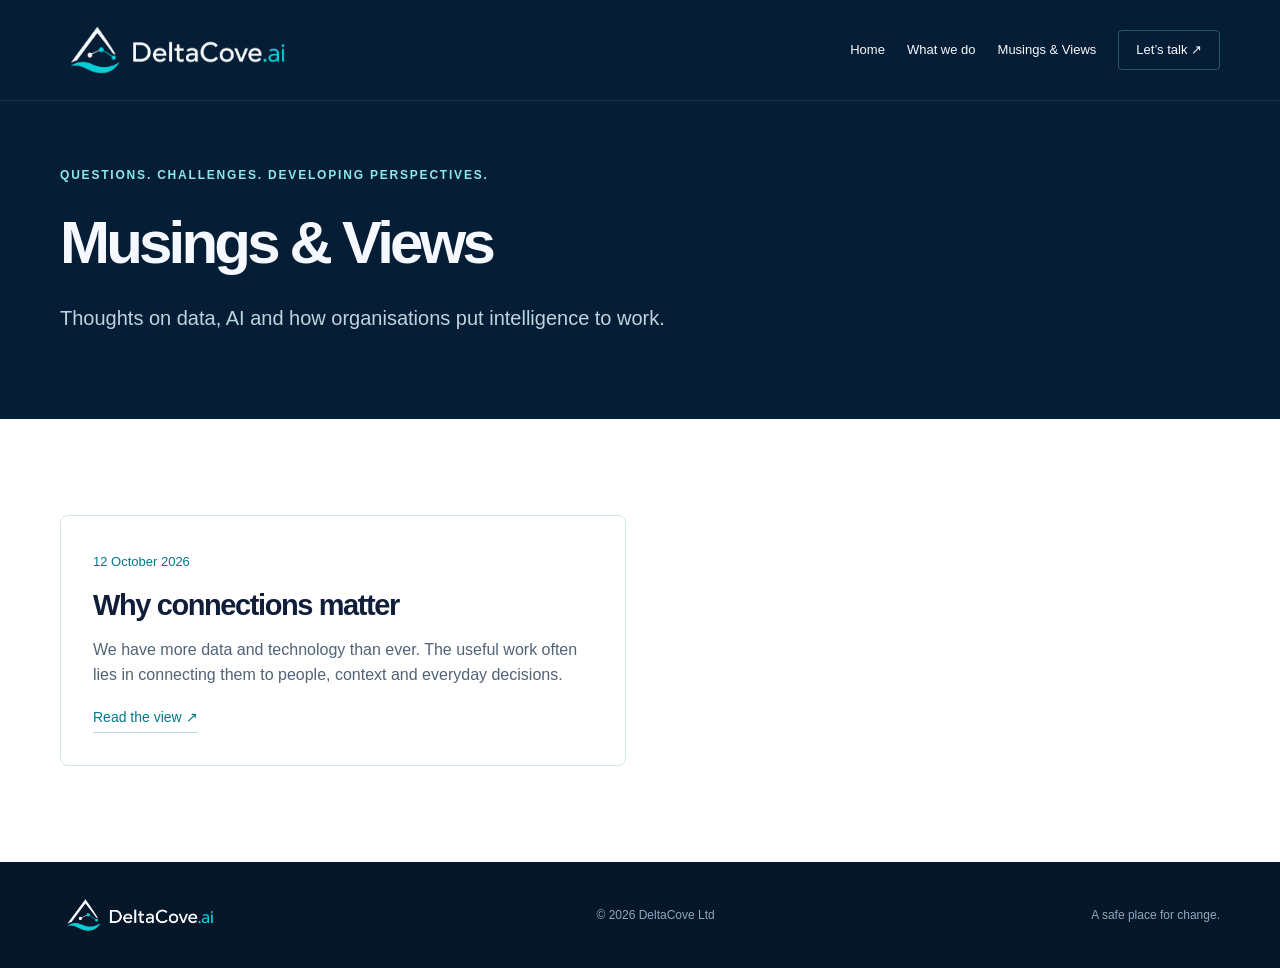
<file: musings/index.html>
<!doctype html><html lang="en-GB"><head><meta charset="utf-8"><meta name="viewport" content="width=device-width,initial-scale=1"><title>Musings &amp; Views — DeltaCove</title><meta name="description" content="Thoughts on data, AI and how organisations put intelligence to work."><meta name="theme-color" content="#051e35"><link rel="stylesheet" href="../styles.css"><link rel="icon" href="../assets/favicon.svg"></head><body><a class="skip" href="#main">Skip to content</a><header class="header"><div class="wrap navigation"><a href="../index.html" aria-label="DeltaCove home"><img class="logo" src="../assets/deltacove-logo.png" alt="DeltaCove.ai" width="1222" height="352"></a><nav aria-label="Main navigation"><a href="../index.html#approach">Home</a><a href="../what-we-do.html">What we do</a><a href="../musings/index.html">Musings &amp; Views</a><a class="nav-contact" href="../index.html#contact">Let’s talk <span aria-hidden="true">↗</span></a></nav></div></header><main id="main"><section class="musings-header"><div class="wrap"><div class="eyebrow">Questions. Challenges. Developing perspectives.</div><h1>Musings &amp; Views</h1><p>Thoughts on data, AI and how organisations put intelligence to work.</p></div></section><section class="section wrap"><div class="article-list"><article class="post-card"><time datetime="2026-10-12">12 October 2026</time><h2><a href="why-connections-matter/index.html">Why connections matter</a></h2><p>We have more data and technology than ever. The useful work often lies in connecting them to people, context and everyday decisions.</p><a class="text-link dark-link" href="why-connections-matter/index.html">Read the view ↗</a></article></div></section></main><footer class="footer"><div class="wrap footer-inner"><a href="../index.html"><img src="../assets/deltacove-logo.png" alt="DeltaCove.ai" width="1222" height="352"></a><span>© 2026 DeltaCove Ltd</span><span>A safe place for change.</span></div></footer></body></html>
</file>
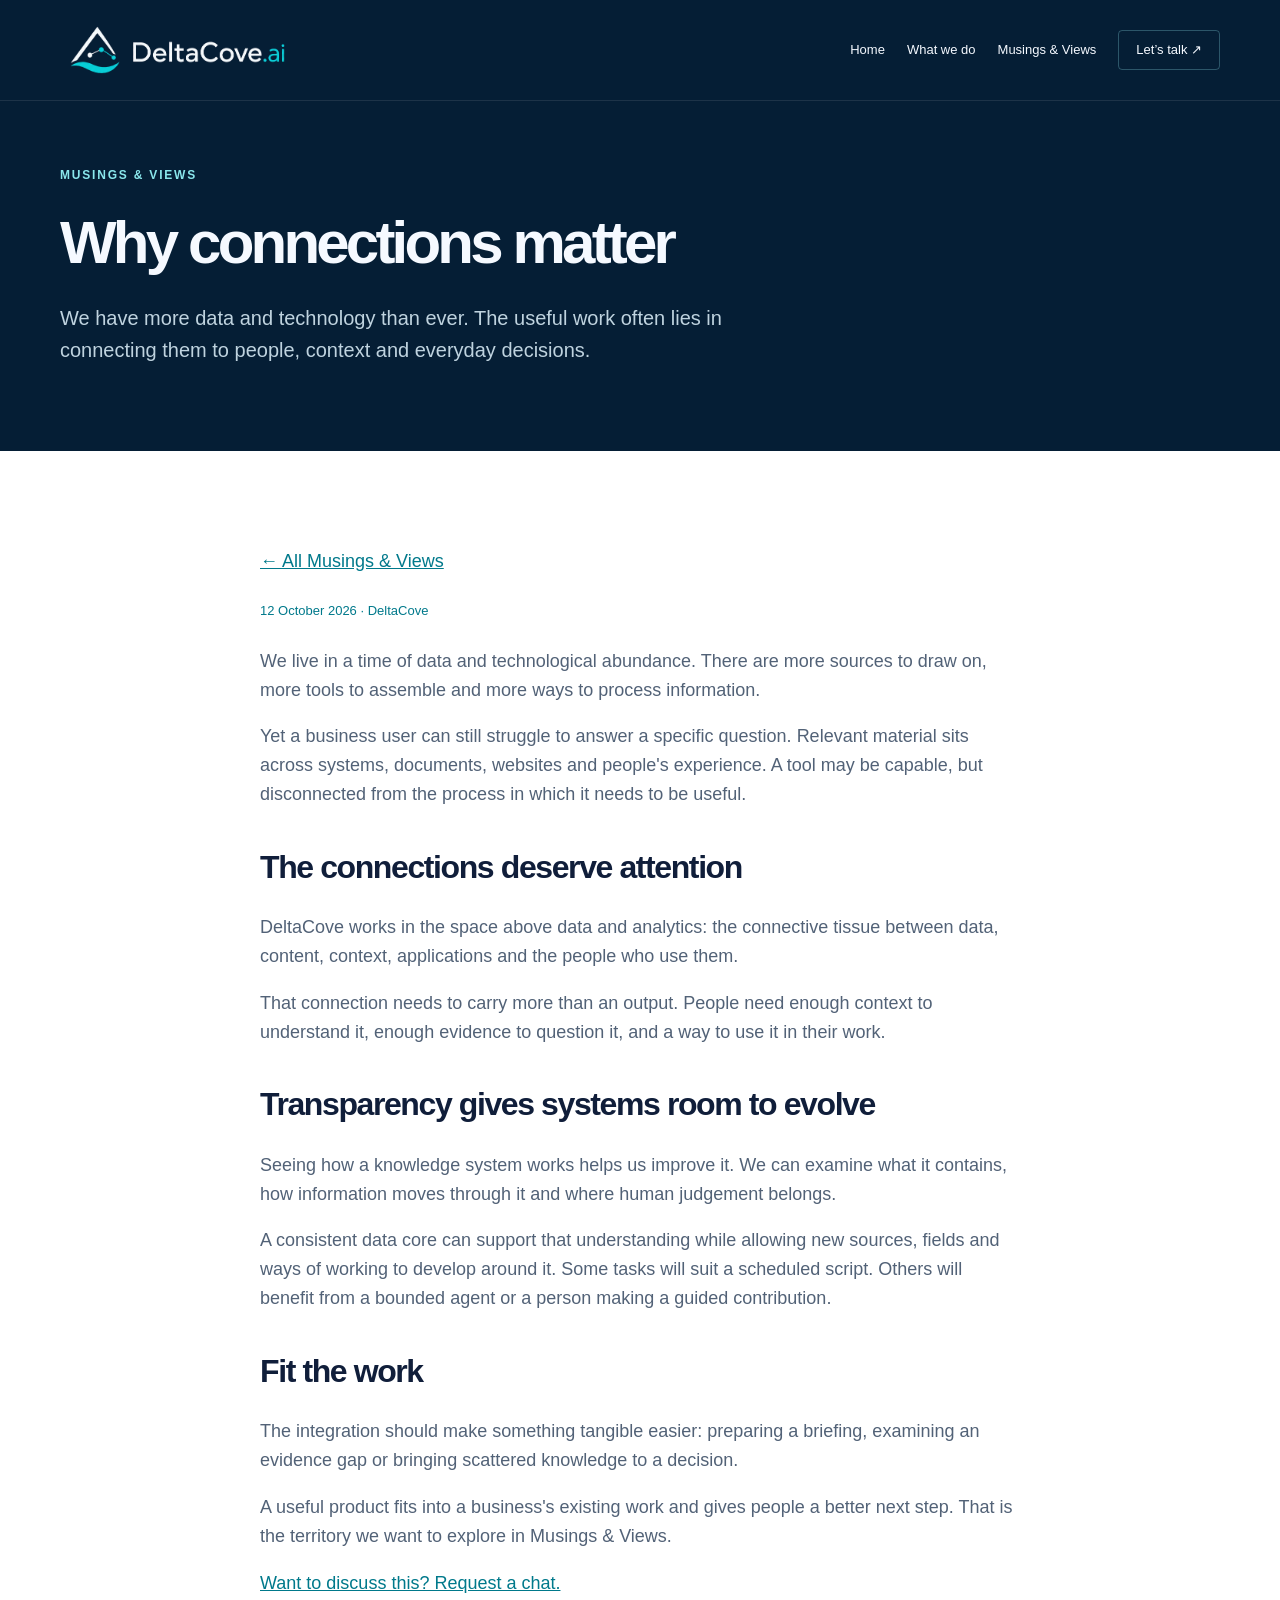
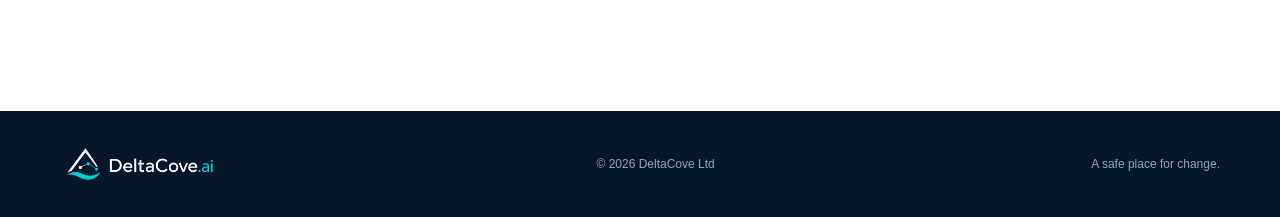
<file: musings/why-connections-matter/index.html>
<!doctype html><html lang="en-GB"><head><meta charset="utf-8"><meta name="viewport" content="width=device-width,initial-scale=1"><title>Why connections matter — DeltaCove</title><meta name="description" content="We have more data and technology than ever. The useful work often lies in connecting them to people, context and everyday decisions."><meta name="theme-color" content="#051e35"><link rel="stylesheet" href="../../styles.css"><link rel="icon" href="../../assets/favicon.svg"></head><body><a class="skip" href="#main">Skip to content</a><header class="header"><div class="wrap navigation"><a href="../../index.html" aria-label="DeltaCove home"><img class="logo" src="../../assets/deltacove-logo.png" alt="DeltaCove.ai" width="1222" height="352"></a><nav aria-label="Main navigation"><a href="../../index.html#approach">Home</a><a href="../../what-we-do.html">What we do</a><a href="../../musings/index.html">Musings &amp; Views</a><a class="nav-contact" href="../../index.html#contact">Let’s talk <span aria-hidden="true">↗</span></a></nav></div></header><main id="main"><section class="musings-header"><div class="wrap"><div class="eyebrow">Musings &amp; Views</div><h1>Why connections matter</h1><p>We have more data and technology than ever. The useful work often lies in connecting them to people, context and everyday decisions.</p></div></section><section class="section wrap"><article class="article-content"><a class="back-link" href="../index.html">← All Musings &amp; Views</a><div class="article-meta"><time datetime="2026-10-12">12 October 2026</time> · DeltaCove</div><p>We live in a time of data and technological abundance. There are more sources to draw on, more tools to assemble and more ways to process information.</p>
<p>Yet a business user can still struggle to answer a specific question. Relevant material sits across systems, documents, websites and people's experience. A tool may be capable, but disconnected from the process in which it needs to be useful.</p>
<h2>The connections deserve attention</h2>
<p>DeltaCove works in the space above data and analytics: the connective tissue between data, content, context, applications and the people who use them.</p>
<p>That connection needs to carry more than an output. People need enough context to understand it, enough evidence to question it, and a way to use it in their work.</p>
<h2>Transparency gives systems room to evolve</h2>
<p>Seeing how a knowledge system works helps us improve it. We can examine what it contains, how information moves through it and where human judgement belongs.</p>
<p>A consistent data core can support that understanding while allowing new sources, fields and ways of working to develop around it. Some tasks will suit a scheduled script. Others will benefit from a bounded agent or a person making a guided contribution.</p>
<h2>Fit the work</h2>
<p>The integration should make something tangible easier: preparing a briefing, examining an evidence gap or bringing scattered knowledge to a decision.</p>
<p>A useful product fits into a business's existing work and gives people a better next step. That is the territory we want to explore in Musings &amp; Views.</p><p><a href="mailto:info@deltacove.ai">Want to discuss this? Request a chat.</a></p></article></section></main><footer class="footer"><div class="wrap footer-inner"><a href="../../index.html"><img src="../../assets/deltacove-logo.png" alt="DeltaCove.ai" width="1222" height="352"></a><span>© 2026 DeltaCove Ltd</span><span>A safe place for change.</span></div></footer></body></html>
</file>
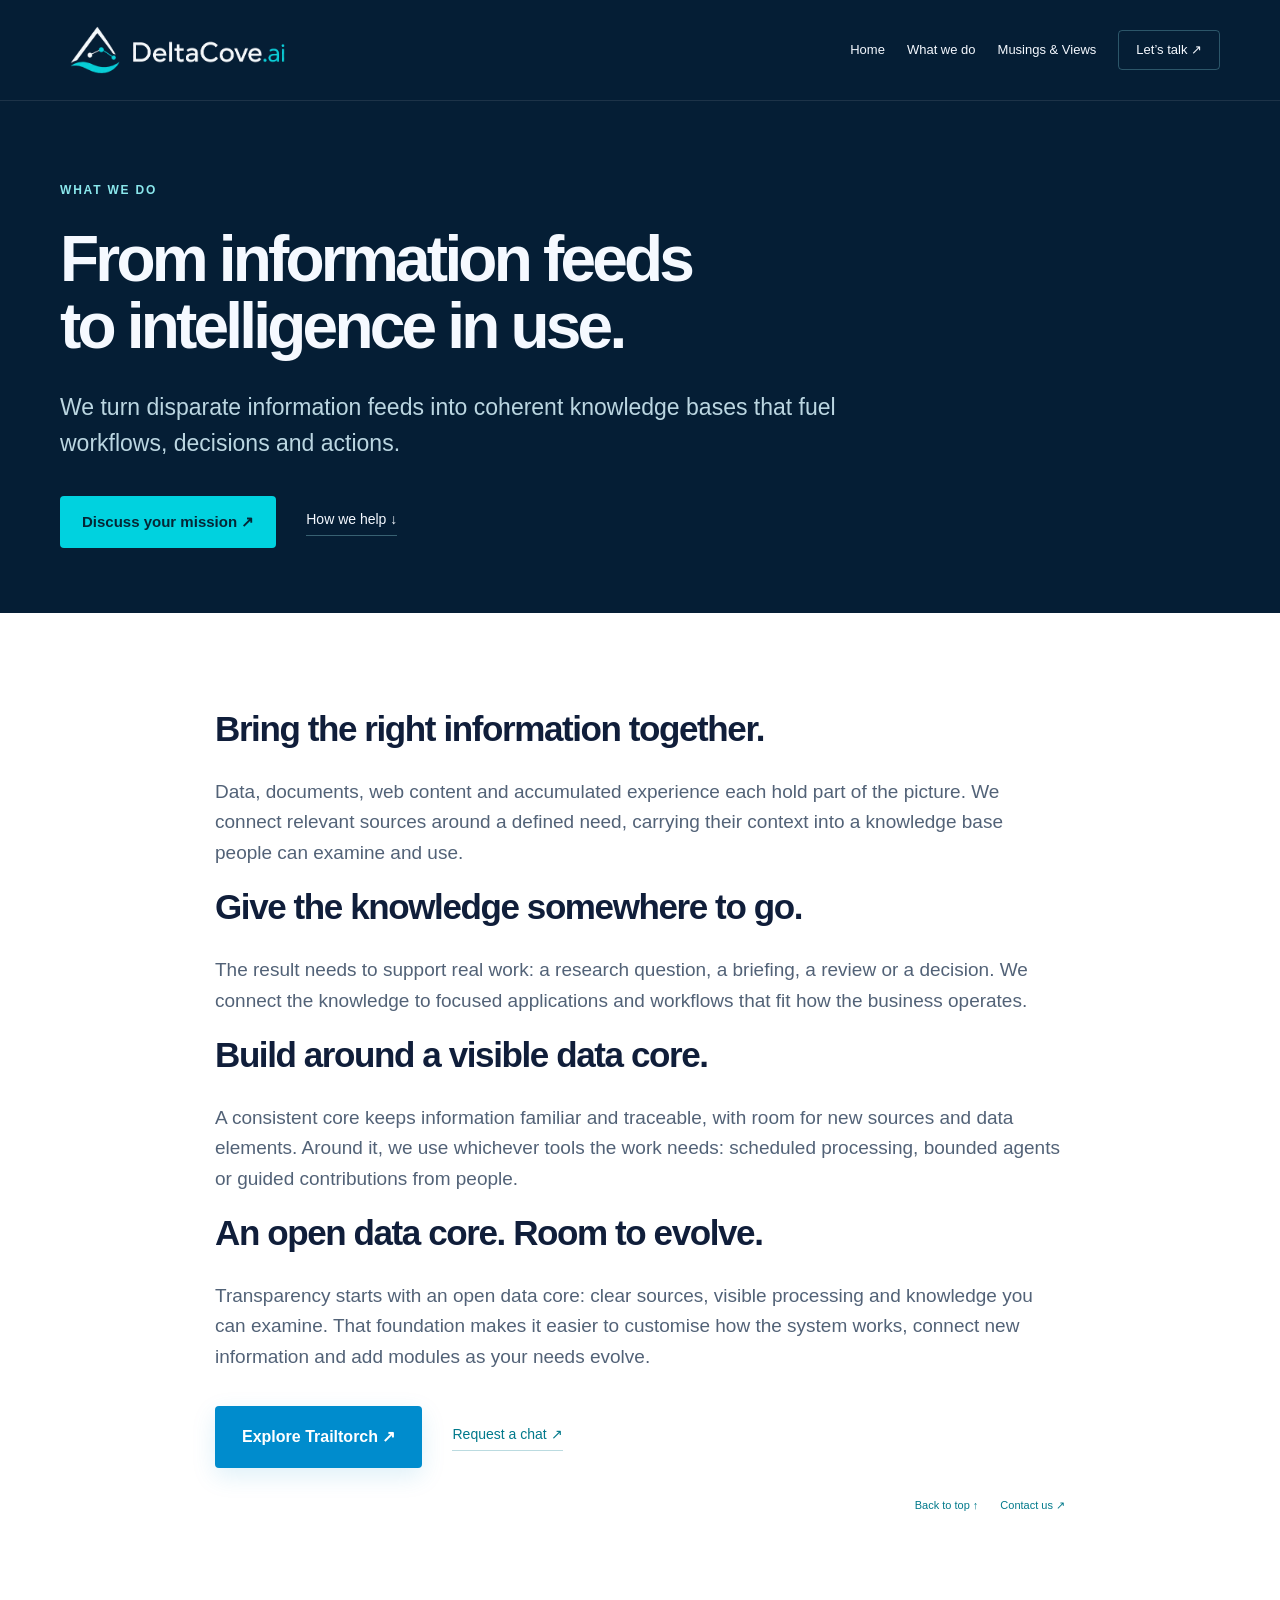
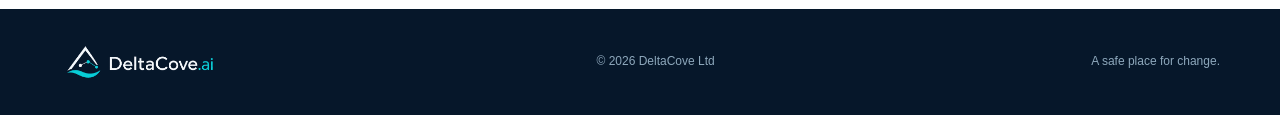
<file: what-we-do.html>
<!doctype html><html lang="en-GB"><head><meta charset="utf-8"><meta name="viewport" content="width=device-width,initial-scale=1"><title>What we do — DeltaCove</title><meta name="description" content="We turn disparate information feeds into coherent knowledge bases that fuel workflows, decisions and actions."><meta name="theme-color" content="#051e35"><link rel="stylesheet" href="styles.css"><link rel="icon" href="assets/favicon.svg"></head><body><a class="skip" href="#main">Skip to content</a><header class="header" id="top"><div class="wrap navigation"><a href="index.html" aria-label="DeltaCove home"><img class="logo" src="assets/deltacove-logo.png" alt="DeltaCove.ai" width="1222" height="352"></a><nav aria-label="Main navigation"><a href="index.html#top">Home</a><a href="what-we-do.html">What we do</a><a href="musings/index.html">Musings &amp; Views</a><a class="nav-contact" href="index.html#contact">Let’s talk <span aria-hidden="true">↗</span></a></nav></div></header><main id="main"><section class="what-page"><div class="wrap"><div class="eyebrow">What we do</div><h1>From information feeds<br>to intelligence in use.</h1><p>We turn disparate information feeds into coherent knowledge bases that fuel workflows, decisions and actions.</p><div class="actions"><a class="button primary" href="mailto:info@deltacove.ai?subject=Discuss%20a%20mission-specific%20solution">Discuss your mission ↗</a><a class="text-link" href="index.html#help">How we help ↓</a></div></div></section><section class="section wrap what-body"><h2>Bring the right information together.</h2><p>Data, documents, web content and accumulated experience each hold part of the picture. We connect relevant sources around a defined need, carrying their context into a knowledge base people can examine and use.</p><h2>Give the knowledge somewhere to go.</h2><p>The result needs to support real work: a research question, a briefing, a review or a decision. We connect the knowledge to focused applications and workflows that fit how the business operates.</p><h2>Build around a visible data core.</h2><p>A consistent core keeps information familiar and traceable, with room for new sources and data elements. Around it, we use whichever tools the work needs: scheduled processing, bounded agents or guided contributions from people.</p><h2>An open data core. Room to evolve.</h2><p>Transparency starts with an open data core: clear sources, visible processing and knowledge you can examine. That foundation makes it easier to customise how the system works, connect new information and add modules as your needs evolve.</p><div class="actions"><a class="button blue-button" href="index.html#software">Explore Trailtorch ↗</a><a class="text-link dark-link" href="mailto:info@deltacove.ai">Request a chat ↗</a></div><div class="section-tools"><a href="#top">Back to top ↑</a><a href="mailto:info@deltacove.ai">Contact us ↗</a></div></section></main><footer class="footer"><div class="wrap footer-inner"><a href="index.html"><img src="assets/deltacove-logo.png" alt="DeltaCove.ai" width="1222" height="352"></a><span>© 2026 DeltaCove Ltd</span><span>A safe place for change.</span></div></footer></body></html>
</file>
<file: styles.css>
:root{--navy:#051e35;--deep:#06172a;--cyan:#00d2df;--teal:#00798b;--ink:#101e3a;--muted:#526277;--pale:#eef7fa;--line:#d5e4eb;--white:#f5f9ff}*{box-sizing:border-box}html{scroll-behavior:smooth;scroll-padding-top:95px}body{margin:0;font-family:Aptos,"Segoe UI",Arial,sans-serif;color:var(--ink);background:#fff;line-height:1.6}a{color:inherit}a:focus-visible,summary:focus-visible{outline:3px solid #008a9a;outline-offset:6px}.wrap{width:min(1160px,calc(100% - 80px));margin:auto}.section{padding-top:96px;padding-bottom:96px}.header{background:var(--navy);color:var(--white);border-bottom:1px solid #ffffff18}.navigation{display:flex;justify-content:space-between;align-items:center;min-height:100px;gap:30px}.logo{width:235px;height:auto;display:block}.navigation nav{display:flex;gap:34px;align-items:center;font-size:14px}.navigation nav a{text-decoration:none}.navigation nav a:hover{color:var(--cyan)}.nav-contact{border:1px solid #7bc7d255;padding:9px 17px;border-radius:4px}.hero{background:var(--navy);color:var(--white);overflow:hidden;position:relative}.hero-inner{position:relative;z-index:1;padding-top:80px;padding-bottom:64px}.eyebrow{font-size:12px;letter-spacing:1.8px;text-transform:uppercase;font-weight:600;color:#8ae7ec;display:flex;align-items:center;gap:10px;margin-bottom:26px}.eyebrow.dark{color:var(--teal)}.status-dot{display:inline-block;width:7px;height:7px;background:var(--cyan);border-radius:50%;box-shadow:0 0 0 5px #00d2df12}h1,h2,h3,p{margin-top:0}h1{font-size:clamp(48px,6.2vw,84px);line-height:1.05;font-weight:600;letter-spacing:-3.8px;margin-bottom:28px}h1 span{color:var(--cyan)}.hero-copy{font-size:25px;line-height:1.4;max-width:680px;margin-bottom:14px}.hero-detail{max-width:615px;color:#b7cad9;font-size:17px}.actions{display:flex;align-items:center;gap:30px;margin-top:34px}.button{display:inline-flex;align-items:center;justify-content:center;gap:30px;text-decoration:none;padding:14px 22px;border-radius:4px;font-size:15px;font-weight:600;transition:background .2s,transform .2s}.primary{background:var(--cyan);color:#052635}.primary:hover{background:#6ce9ee;transform:translateY(-2px)}.text-link{font-size:14px;text-decoration:none;display:inline-flex;gap:12px;align-items:center;border-bottom:1px solid #9ee6ec55;padding-bottom:4px}.text-link:hover{color:#00acbe}.hero-note{margin-top:48px;font-size:12px;color:#91b1c5;letter-spacing:.6px}.coast{height:150px;background:linear-gradient(180deg,#051e3555,#051e3500),url('assets/coast-v2.webp') center 55%/cover;opacity:.85;border-top:1px solid #ffffff12}h2{font-size:clamp(34px,3.5vw,46px);letter-spacing:-1.4px;line-height:1.14;font-weight:600;margin-bottom:28px}h3{font-size:24px;letter-spacing:-.5px;line-height:1.25;font-weight:600}.intro{display:grid;grid-template-columns:.8fr 1.2fr;gap:90px}.intro-copy p{color:var(--muted);font-size:17px}.intro-copy .large{font-size:25px;line-height:1.45;color:var(--ink)}.meaning{display:flex;gap:38px;border-top:1px solid var(--line);padding-top:21px;margin-top:27px;font-size:15px;color:var(--muted)}.meaning strong{color:var(--teal)}.ways{background:var(--pale)}.section-top{display:flex;justify-content:space-between;align-items:end;gap:30px;margin-bottom:40px}.section-top h2{margin:0}.section-top>p{color:var(--muted);margin-bottom:0;font-size:16px}.two-columns{display:grid;grid-template-columns:1fr 1fr;gap:28px}.offering{background:#fff;padding:38px 40px;border:1px solid var(--line);border-radius:8px}.offering-heading{display:flex;gap:17px;align-items:center;font-size:12px;text-transform:uppercase;letter-spacing:1px;color:var(--teal);margin-bottom:30px}.number{font-size:15px;border:1px solid var(--line);border-radius:50%;width:36px;height:36px;display:grid;place-items:center}.offering h3{font-size:32px;margin-bottom:20px}.offering p,.offering li{color:var(--muted);font-size:16px}.offering ul{list-style:none;padding:0;margin:26px 0 30px}.offering li{position:relative;padding-left:23px;margin-bottom:12px}.offering li:before{content:'✓';color:var(--teal);position:absolute;left:0}.dark-link{color:var(--teal);border-color:#00798b44}.software-offering{background:#faffff}.product{color:var(--white);background:linear-gradient(120deg,var(--navy),#073c50)}.product-grid{display:grid;grid-template-columns:1fr 1fr;gap:95px;align-items:center}.product-name{display:flex;align-items:center;gap:15px;margin:32px 0}.product-name img{width:58px;height:58px;border-radius:14px}.product-name span{font-size:26px;font-weight:600}.product h2{font-size:48px}.product p{color:#bfd3df;font-size:16px}.product .product-copy{font-size:22px;color:var(--white)}.product .button{margin-top:18px}.product-panel{background:#041b2d80;border:1px solid #5fb4c64a;border-radius:12px;padding:30px}.panel-top{display:flex;justify-content:space-between;font-size:10px;letter-spacing:1.5px;color:#a0bacb;gap:12px}.panel-status{color:var(--cyan);letter-spacing:0;padding-left:8px;border-left:1px solid #5fb4c64a}.journey{list-style:none;margin:42px 0 24px;padding:0}.journey li{position:relative;display:flex;gap:25px;padding-bottom:31px}.journey li:not(:last-child):before{content:'';position:absolute;left:7px;top:15px;bottom:0;border-left:1px dashed #50cadf77}.journey-dot{width:15px;height:15px;border:3px solid #26cfdb;border-radius:50%;flex-shrink:0;margin-top:5px;background:#06364a}.journey small{color:var(--cyan);font-size:11px;letter-spacing:1px;text-transform:uppercase}.journey h3{font-size:23px;margin:8px 0}.journey p{font-size:14px;margin:0}.product .panel-foot{border-top:1px solid #5fb4c633;padding-top:18px;font-size:12px;margin:0;color:#95b4c7}.principle-grid{display:grid;grid-template-columns:repeat(3,1fr);gap:45px}.principle-grid img{height:60px;width:60px;object-fit:contain;margin-bottom:23px;border-radius:50%}.principle-grid h3{font-size:23px}.principle-grid p{color:var(--muted);font-size:16px}.sectors{border-top:1px solid var(--line);padding-top:30px;margin-top:45px}.sectors>span{font-size:11px;color:var(--teal);letter-spacing:1.2px;text-transform:uppercase}.sectors p{font-size:15px;margin:12px 0 0}.sectors b{color:#71a5b4;padding:0 9px}.founder{background:#f3f6f8}.founder-grid{display:grid;grid-template-columns:1fr 1fr;gap:80px}.founder h2{font-size:38px}.founder p{color:var(--muted);font-size:16px}.founder .founder-name{font-size:25px;color:var(--ink);line-height:1.3;margin-bottom:28px}.founder-name span{display:block;font-size:13px;color:var(--teal);margin-top:7px}.contact{background:var(--navy);color:var(--white);text-align:center;position:relative}.contact .eyebrow{justify-content:center}.contact h2{font-size:60px;letter-spacing:-2px}.contact p{font-size:19px;color:#b8cedc}.contact-pending{display:inline-block;border:1px solid #72bcc35c;border-radius:4px;padding:14px 24px;color:#b7d4dd;font-size:14px;margin:14px 0}.contact .contact-caption{font-size:12px;color:#91b1c5;margin:23px 0 0}.footer{background:var(--deep);color:#8ea8bc;padding:30px 0}.footer-inner{display:flex;align-items:center;justify-content:space-between;gap:20px;font-size:12px}.footer img{width:160px;height:auto;display:block}.skip{position:absolute;left:16px;top:-80px;padding:10px;background:#fff;z-index:5}.skip:focus{top:12px}@media(min-width:1500px){.coast{height:180px}}@media(max-width:900px){.wrap{width:calc(100% - 48px)}.section{padding-top:70px;padding-bottom:70px}.intro,.product-grid,.founder-grid{gap:40px}.navigation nav{gap:18px}.logo{width:195px}.offering{padding:28px}.principle-grid{gap:25px}.product h2{font-size:40px}}@media(max-width:650px){.wrap{width:calc(100% - 40px)}.navigation{min-height:82px}.logo{width:175px}.navigation nav a:not(.nav-contact){display:none}.nav-contact{font-size:12px;padding:8px 11px}.hero-inner{padding-top:52px;padding-bottom:42px}h1{font-size:51px;letter-spacing:-2.3px}.hero-copy{font-size:21px}.hero-detail{font-size:16px}.eyebrow{font-size:10px;letter-spacing:1.4px}.actions{align-items:flex-start;flex-direction:column;gap:20px}.hero-note{margin-top:34px;font-size:10px;letter-spacing:0}.coast{height:110px}.section{padding-top:58px;padding-bottom:58px}.intro,.two-columns,.product-grid,.principle-grid,.founder-grid{grid-template-columns:1fr;gap:28px}.intro h2 br,.founder h2 br{display:none}.intro h2{margin-bottom:0}.intro-copy .large{font-size:22px}.section-top{align-items:start;flex-direction:column;gap:20px}.offering{padding:28px}.offering h3{font-size:29px}.product-grid{gap:40px}.product-panel{padding:24px}.product h2{font-size:41px}.principle-grid{gap:30px}.principle-grid article{border-bottom:1px solid var(--line);padding-bottom:20px}.principle-grid article:last-child{border:0}.principle-grid img{margin-bottom:15px;width:52px;height:52px}.sectors{margin-top:25px}.sectors p{line-height:2}.founder h2{font-size:33px}.contact h2{font-size:43px}.contact p{font-size:17px}.contact p br{display:none}.footer-inner{flex-wrap:wrap;justify-content:space-between}.footer-inner>span:last-child{width:100%}}@media(prefers-reduced-motion:reduce){html{scroll-behavior:auto}.button{transition:none}}

.integration-note{margin-top:38px;padding:28px 32px;border-left:3px solid var(--teal);background:var(--pale)}.integration-note h3{font-size:23px;margin-bottom:12px}.integration-note p{color:var(--muted);margin:0}.musings-teaser{display:flex;gap:40px;justify-content:space-between;align-items:center}.musings-teaser p{max-width:640px;color:var(--muted)}.musings-teaser>a{flex-shrink:0}.contact .contact-email{font-size:15px;margin:22px 0 0}.contact-email a{text-underline-offset:4px}.musings-header{background:var(--navy);color:var(--white)}.musings-header .wrap{padding-top:65px;padding-bottom:65px}.musings-header h1{font-size:60px}.musings-header p{max-width:700px;color:#bfd3df;font-size:20px}.article-list{display:grid;grid-template-columns:1fr 1fr;gap:28px}.post-card{border:1px solid var(--line);border-radius:8px;padding:32px}.post-card time,.article-meta{color:var(--teal);font-size:13px}.post-card h2{font-size:29px;margin:15px 0}.post-card h2 a{text-decoration:none}.post-card h2 a:hover{color:var(--teal)}.post-card p{color:var(--muted)}.article-content{max-width:760px;margin:auto;font-size:18px}.article-content h2{font-size:32px;margin-top:40px}.article-content h3{margin-top:32px}.article-content p,.article-content li{color:var(--muted)}.article-content a{color:var(--teal)}.article-content blockquote{border-left:3px solid var(--teal);margin:25px 0;padding-left:25px}.article-content pre{overflow:auto;background:var(--pale);padding:20px;font-size:14px}.article-content code{background:var(--pale);padding:2px 4px}.article-content img{max-width:100%;height:auto}.article-meta{margin-bottom:25px}.back-link{display:inline-block;margin-bottom:25px;color:var(--teal)}@media(max-width:900px){.navigation nav{gap:16px;font-size:12px}.logo{width:180px}}@media(max-width:650px){.navigation nav a[href$="musings/index.html"]{display:inline;font-size:11px}.navigation nav{gap:12px}.logo{width:145px}.musings-teaser{flex-direction:column;align-items:start;gap:10px}.article-list{grid-template-columns:1fr}.musings-header h1{font-size:42px}.post-card{padding:25px}.integration-note{padding:24px}.article-content{font-size:17px}}

.hero-promises{display:flex;gap:30px;flex-wrap:wrap;margin-top:34px;color:#b7d5e0;font-size:14px}.section-jumps{display:flex;gap:12px;flex-wrap:wrap;margin-top:30px}.section-jumps a{font-size:12px;text-decoration:none;border:1px solid #6bd2db40;border-radius:30px;padding:8px 15px;color:#c6e8ec}.section-jumps a:hover{background:#0b4155}.audience-line{font-size:22px;color:var(--teal);max-width:360px;line-height:1.5}.three-offerings{display:grid;grid-template-columns:repeat(3,1fr);gap:22px}.three-offerings .offering{padding:30px 26px;display:flex;flex-direction:column}.three-offerings .offering h3{font-size:29px}.three-offerings .offering-heading{font-size:10px;letter-spacing:.5px;gap:10px}.three-offerings .offering .text-link{margin-top:auto;align-self:start}.pipeline-offering{background:#e1f3f8}.section-tools{display:flex;justify-content:flex-end;gap:22px;margin-top:30px;font-size:11px;line-height:1.4}.section-tools a{color:var(--teal);text-decoration:none}.product .section-tools a{color:#91e3e9}.section.wrap>.section-tools{width:100%}.sector-grid{display:grid;grid-template-columns:repeat(5,1fr);gap:18px;margin-top:24px}.sector-item{display:flex;flex-direction:column;align-items:center;text-align:center;gap:18px;background:linear-gradient(135deg,#edf8fb,#fff);border:1px solid #d0e6ee;border-radius:10px;padding:26px 14px;min-height:165px;justify-content:center}.sector-item svg{width:47px;height:47px;color:var(--teal)}.sector-item span{font-size:16px;font-weight:600;line-height:1.35}.blue-button{background:#008ccd;color:#fff;padding:18px 27px;font-size:16px;box-shadow:0 8px 24px #008ccd22}.blue-button:hover{background:#0076b0}.what-page{background:var(--navy);color:var(--white)}.what-page .wrap{padding-top:80px;padding-bottom:65px}.what-page h1{font-size:64px;max-width:960px}.what-page p{font-size:23px;max-width:790px;color:#bbd6e1}.what-body{max-width:850px}.what-body h2{font-size:35px}.what-body p{font-size:19px;color:var(--muted)}.navigation nav{gap:22px;font-size:13px}@media(max-width:1000px){.three-offerings{grid-template-columns:1fr}.three-offerings .offering h3 br{display:none}.sector-grid{grid-template-columns:repeat(3,1fr)}.navigation nav{gap:12px;font-size:11px}}@media(max-width:650px){.hero-promises{gap:10px;flex-direction:column}.section-jumps{gap:8px}.section-jumps a{font-size:11px;padding:7px 11px}.sector-grid{grid-template-columns:1fr 1fr;gap:12px}.sector-item{padding:20px 12px;min-height:145px}.sector-item:last-child{grid-column:1 / -1}.what-page h1{font-size:43px}.what-page p{font-size:20px}.audience-line{font-size:21px}.section-tools{font-size:11px}.blue-button{width:100%}}

.intro>.section-tools{grid-column:1 / -1}.musings-teaser{flex-wrap:wrap}.musings-teaser>.section-tools{flex-basis:100%;margin-top:0}.three-offerings .offering p{margin-bottom:0}.three-offerings .offering ul{flex:1}

/* Tune the landing position for each section link. */
#help{scroll-margin-top:-159px}
#software{scroll-margin-top:-96px}
#thinking{scroll-margin-top:-177px}

/* Smaller screens need their own anchor spacing and flexible content columns. */
@media(max-width:900px){
  html{scroll-padding-top:16px}
  #help,#software,#thinking{scroll-margin-top:0}
  .intro>*,.product-grid>*,.founder-grid>*,.principle-grid>*,.article-list>*{min-width:0}
}
@media(max-width:800px){
  .intro,.product-grid,.founder-grid,.principle-grid{grid-template-columns:minmax(0,1fr)}
  .section-top{flex-direction:column;align-items:flex-start;gap:20px}
  .musings-teaser{flex-direction:column;align-items:stretch;gap:20px}
  .musings-teaser>a{align-self:flex-start;max-width:100%}
}
@media(max-width:650px){
  .navigation{flex-direction:column;align-items:stretch;min-height:0;gap:16px;padding-top:20px;padding-bottom:20px}
  .navigation .logo{width:180px;max-width:100%}
  .navigation nav{display:grid;grid-template-columns:repeat(2,minmax(0,1fr));gap:8px}
  .navigation nav a[href]{display:flex;align-items:center;justify-content:center;min-height:44px;padding:8px;font-size:14px;text-align:center;border:1px solid #7bc7d255;border-radius:4px}
  .hero-inner{padding-top:40px}
  h1{font-size:clamp(38px,10vw,51px);letter-spacing:-1.8px;overflow-wrap:break-word}
  .hero h1 br,.product h2 br{display:none}
  .product h2,.what-page h1,.musings-header h1{font-size:clamp(34px,9vw,43px);overflow-wrap:break-word}
  .eyebrow{line-height:1.6}
  .status-dot,.number{flex-shrink:0}
  .section-jumps a{display:inline-flex;align-items:center;min-height:44px;font-size:13px;padding:9px 13px}
  .button{max-width:100%;min-height:48px;gap:16px;padding:14px 18px;text-align:center}
  .button span{flex-shrink:0}
  .meaning{flex-wrap:wrap;gap:16px 24px}
  .panel-top{flex-wrap:wrap}
  .journey li{gap:16px}
  .section-tools{flex-wrap:wrap;gap:8px 20px;font-size:13px}
  .section-tools a{display:inline-flex;align-items:center;min-height:44px}
  .contact-email a,.coffee-note a,.article-content a{overflow-wrap:anywhere}
  .article-content h2,.what-body h2{font-size:30px}
  .article-content pre{max-width:100%}
}
/* Tighten the space below the introduction. */
.intro {
  row-gap: 24px;
  padding-bottom: 56px;
}
.intro > .section-tools {
  margin-top: 0;
}

.sectors>h2{font-size:clamp(34px,3.5vw,46px);letter-spacing:-1.4px;line-height:1.14;font-weight:600;margin:0 0 28px;color:var(--ink);text-transform:none}.contact .coffee-note{font-size:14px;color:#bfd3df;margin:30px auto 0;max-width:620px;line-height:1.7}.coffee-note a{text-underline-offset:4px}
</file>
